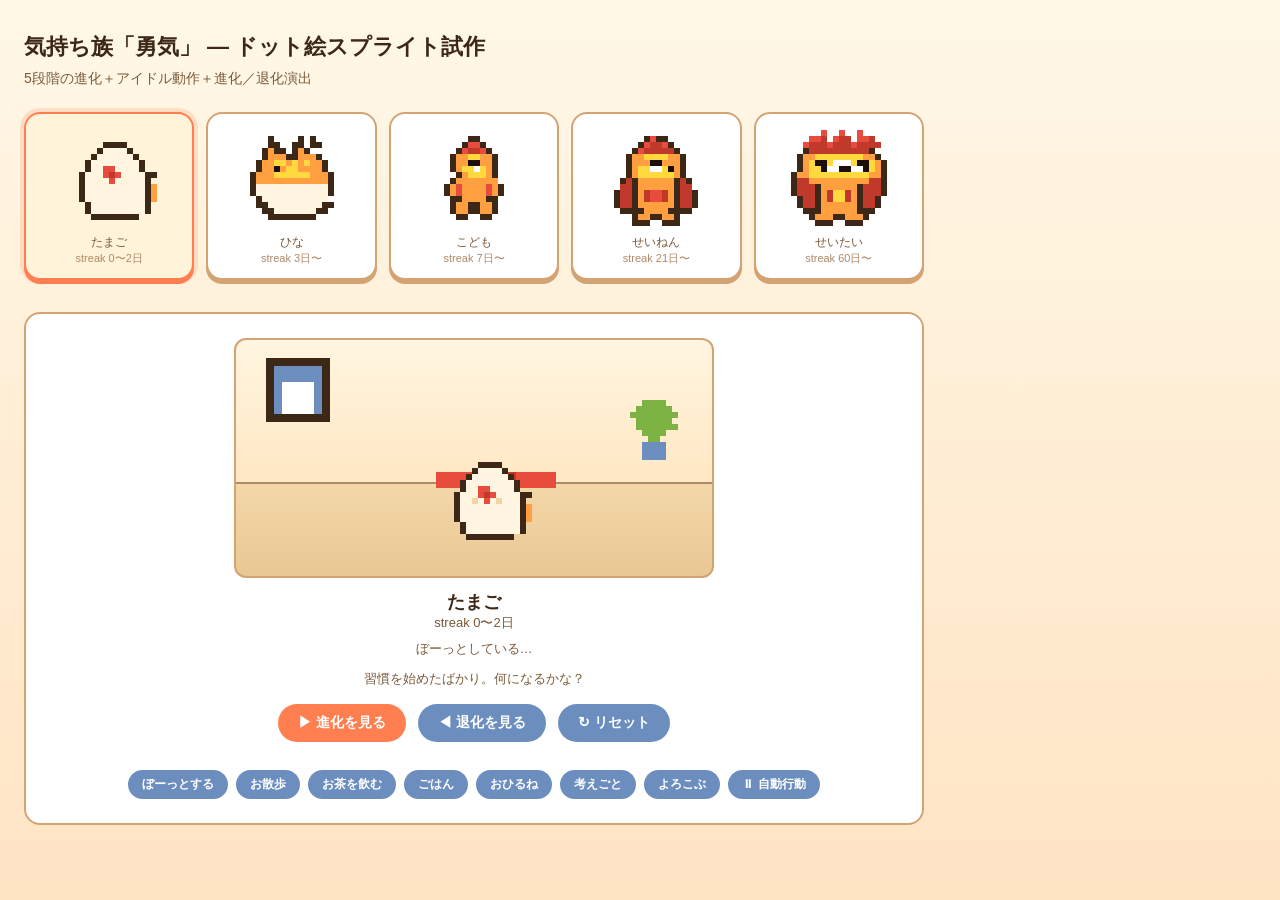
<file: static/sprite_preview.html>
<!DOCTYPE html>
<html lang="ja">
<head>
<meta charset="UTF-8">
<title>気持ち族 ドット絵プレビュー（勇気）</title>
<style>
  * { box-sizing: border-box; }
  body {
    margin: 0;
    font-family: -apple-system, BlinkMacSystemFont, "Hiragino Kaku Gothic ProN", sans-serif;
    background: linear-gradient(180deg, #fff8e7 0%, #ffe4c4 100%);
    color: #3d2817;
    min-height: 100vh;
    padding: 32px 24px;
  }
  h1 { margin: 0 0 8px; font-size: 22px; }
  .subtitle { color: #7a5a3a; margin-bottom: 24px; font-size: 14px; }
  .controls { margin: 16px 0 28px; display: flex; gap: 12px; flex-wrap: wrap; }
  button {
    background: #ff7f50; color: #fff; border: none;
    padding: 10px 20px; border-radius: 999px; cursor: pointer;
    font-weight: bold; font-size: 14px;
  }
  button:hover { background: #e6694a; }
  button.secondary { background: #6c8ebf; }
  button.secondary:hover { background: #5a7aa8; }

  .stage-row {
    display: grid; grid-template-columns: repeat(5, 1fr); gap: 12px;
    max-width: 900px;
  }
  .stage-card {
    background: #fff;
    border: 2px solid #d4a373;
    border-radius: 16px;
    padding: 16px 8px 12px;
    text-align: center;
    box-shadow: 0 4px 0 #d4a373;
  }
  .stage-card.active {
    background: #fff3d9;
    border-color: #ff7f50;
    box-shadow: 0 4px 0 #ff7f50, 0 0 0 4px rgba(255,127,80,0.2);
  }
  .stage-name { font-size: 12px; color: #7a5a3a; margin-top: 8px; }
  .stage-thresh { font-size: 11px; color: #b08968; }

  .sprite {
    width: 96px; height: 96px;
    margin: 0 auto;
    image-rendering: pixelated;
    image-rendering: crisp-edges;
    animation: idle-bob 1.6s ease-in-out infinite;
  }
  @keyframes idle-bob {
    0%, 100% { transform: translateY(0); }
    50%      { transform: translateY(-4px); }
  }
  .sprite.evolving {
    animation: evolve-jump 0.9s ease-out;
  }
  @keyframes evolve-jump {
    0%   { transform: translateY(0)    scale(1);   filter: brightness(1); }
    20%  { transform: translateY(-20px) scale(1.1); filter: brightness(1.5); }
    40%  { transform: translateY(0)    scale(0.9); filter: brightness(2) drop-shadow(0 0 10px #fff); }
    60%  { transform: translateY(-12px) scale(1.05); filter: brightness(1.5); }
    100% { transform: translateY(0)    scale(1);   filter: brightness(1); }
  }
  .sprite.devolving {
    animation: devolve-shrink 0.9s ease-out;
  }
  @keyframes devolve-shrink {
    0%   { transform: translateY(0) scale(1) rotate(0); filter: brightness(1); }
    30%  { transform: translateY(0) scale(0.85) rotate(-3deg); filter: brightness(0.7) saturate(0.5); }
    60%  { transform: translateY(0) scale(0.9)  rotate(3deg);  filter: brightness(0.7) saturate(0.5); }
    100% { transform: translateY(0) scale(1)   rotate(0); filter: brightness(1); }
  }

  .focus-display {
    margin-top: 32px;
    background: #fff;
    border: 2px solid #d4a373;
    border-radius: 16px;
    padding: 24px;
    max-width: 900px;
    text-align: center;
  }
  .focus-name { font-size: 18px; font-weight: bold; margin-top: 12px; }
  .focus-thresh { font-size: 13px; color: #7a5a3a; }
  .narration { color: #7a5a3a; margin: 12px 0; font-size: 13px; max-width: 600px; margin: 12px auto; }

  /* ====== 生活ハビタット ====== */
  .habitat {
    position: relative;
    width: 480px; height: 240px;
    margin: 0 auto;
    background:
      linear-gradient(180deg, #fff5e0 0%, #ffe8c4 60%, #f4d8a8 60%, #e8c794 100%);
    border: 2px solid #d4a373;
    border-radius: 12px;
    overflow: hidden;
  }
  .habitat::before {
    /* 床ライン */
    content: "";
    position: absolute;
    left: 0; right: 0; top: 60%;
    height: 2px;
    background: #b08968;
  }
  .habitat .room-prop {
    position: absolute;
    image-rendering: pixelated;
    image-rendering: crisp-edges;
  }
  .habitat .room-prop.window  { left: 30px;  top: 18px; }
  .habitat .room-prop.rug     { left: 200px; bottom: 28px; }
  .habitat .room-prop.plant   { right: 28px; top: 60px; }

  .character {
    position: absolute;
    left: 200px;
    bottom: 30px;
    width: 96px; height: 96px;
    image-rendering: pixelated;
    image-rendering: crisp-edges;
    transform-origin: 50% 100%;
    transition: left 1.6s linear, transform 0.3s;
  }
  .character.idle    { animation: c-idle 1.6s ease-in-out infinite; }
  .character.walk    { animation: c-walk 0.45s steps(2) infinite; }
  .character.tea     { animation: c-tea  1.4s ease-in-out infinite; }
  .character.sleep   { animation: c-sleep 3s ease-in-out infinite; }
  .character.happy   { animation: c-happy 0.5s ease-out infinite; }
  .character.think   { animation: c-think 2s ease-in-out infinite; }
  .character.flip    { transform: scaleX(-1); }
  .character.flip.walk    { animation: c-walk-flip 0.45s steps(2) infinite; }

  @keyframes c-idle  {
    0%, 100% { transform: translateY(0); }
    50%      { transform: translateY(-3px); }
  }
  @keyframes c-walk  {
    0%   { transform: translateY(0)    rotate(-1deg); }
    50%  { transform: translateY(-3px) rotate(1deg);  }
    100% { transform: translateY(0)    rotate(-1deg); }
  }
  @keyframes c-walk-flip  {
    0%   { transform: scaleX(-1) translateY(0)    rotate(1deg); }
    50%  { transform: scaleX(-1) translateY(-3px) rotate(-1deg);  }
    100% { transform: scaleX(-1) translateY(0)    rotate(1deg); }
  }
  @keyframes c-tea   {
    0%, 70%, 100% { transform: translateY(0); }
    80%, 90%      { transform: translateY(-1px) rotate(-2deg); }
  }
  @keyframes c-sleep {
    0%, 100% { transform: translateY(0)    rotate(0); }
    50%      { transform: translateY(-1px) rotate(2deg); }
  }
  @keyframes c-happy {
    0%, 100% { transform: translateY(0)   scale(1);   }
    50%      { transform: translateY(-12px) scale(1.05); }
  }
  @keyframes c-think {
    0%, 100% { transform: translateY(0); }
    50%      { transform: translateY(-2px); }
  }

  /* ====== プロップ（持ち物・装飾） ====== */
  .prop-overlay {
    position: absolute;
    pointer-events: none;
    image-rendering: pixelated;
    image-rendering: crisp-edges;
    transition: opacity 0.3s;
  }
  .prop-overlay.hidden { opacity: 0; }
  .prop-overlay.zzz {
    animation: zzz-float 2.5s ease-out infinite;
  }
  @keyframes zzz-float {
    0%   { transform: translate(0, 0)    scale(0.6); opacity: 0; }
    20%  { opacity: 1; }
    100% { transform: translate(20px, -50px) scale(1.1); opacity: 0; }
  }
  .prop-overlay.bubble {
    animation: bubble-pop 2s ease-in-out infinite;
  }
  @keyframes bubble-pop {
    0%, 100% { transform: scale(0.9); opacity: 0.7; }
    50%      { transform: scale(1.05); opacity: 1; }
  }
  .prop-overlay.sparkle {
    animation: sparkle 0.8s ease-in-out infinite;
  }
  @keyframes sparkle {
    0%, 100% { transform: scale(0.7) rotate(0); opacity: 0.5; }
    50%      { transform: scale(1.2) rotate(45deg); opacity: 1; }
  }

  .action-label {
    margin-top: 8px;
    font-size: 13px;
    color: #7a5a3a;
    min-height: 18px;
  }
  .action-controls { margin-top: 12px; display: flex; gap: 8px; flex-wrap: wrap; justify-content: center; }
  .action-controls button { padding: 6px 14px; font-size: 12px; background: #6c8ebf; }
  .action-controls button:hover { background: #5a7aa8; }
  .action-controls button.active { background: #ff7f50; }
</style>
</head>
<body>

<h1>気持ち族「勇気」 — ドット絵スプライト試作</h1>
<div class="subtitle">5段階の進化＋アイドル動作＋進化／退化演出</div>

<div class="stage-row" id="stageRow"></div>

<div class="focus-display">
  <div class="habitat" id="habitat">
    <div class="room-prop window" id="propWindow"></div>
    <div class="room-prop rug"    id="propRug"></div>
    <div class="room-prop plant"  id="propPlant"></div>
    <div class="character idle" id="character"></div>
    <div class="prop-overlay hidden" id="overlayCup"></div>
    <div class="prop-overlay hidden" id="overlayZzz"></div>
    <div class="prop-overlay hidden" id="overlayBubble"></div>
    <div class="prop-overlay hidden" id="overlaySparkle"></div>
    <div class="prop-overlay hidden" id="overlayFood"></div>
  </div>
  <div class="focus-name" id="focusName">たまご</div>
  <div class="focus-thresh" id="focusThresh">streak 0〜2日</div>
  <div class="action-label" id="actionLabel">ぼーっとしている…</div>
  <div class="narration" id="narration">習慣を始めたばかりの状態。何になるかな？</div>
  <div class="controls" style="justify-content:center">
    <button onclick="evolve()">▶ 進化を見る</button>
    <button class="secondary" onclick="devolve()">◀ 退化を見る</button>
    <button class="secondary" onclick="setStage(0)">↻ リセット</button>
  </div>
  <div class="action-controls">
    <button onclick="forceAction('idle')">ぼーっとする</button>
    <button onclick="forceAction('walk')">お散歩</button>
    <button onclick="forceAction('tea')">お茶を飲む</button>
    <button onclick="forceAction('eat')">ごはん</button>
    <button onclick="forceAction('sleep')">おひるね</button>
    <button onclick="forceAction('think')">考えごと</button>
    <button onclick="forceAction('happy')">よろこぶ</button>
    <button onclick="toggleAuto()" id="btnAuto">⏸ 自動行動</button>
  </div>
</div>

<script>
// ========= ドット絵データ（勇気系統 / 16x16） =========
// . : 透明  o : 輪郭(#3d2817)  c : クリーム(#fff5e0)
// r : 赤(#e74c3c)  R : 濃赤(#c0392b)  O : オレンジ(#ff9f40)
// y : 黄(#ffd93d)  k : 黒(#000)  w : 白(#fff)  s : 影(#d4a373)

const PALETTE = {
  '.': null,
  'o': '#3d2817',
  'c': '#fff5e0',
  'r': '#e74c3c',
  'R': '#c0392b',
  'O': '#ff9f40',
  'y': '#ffd93d',
  'k': '#1a0f0a',
  'w': '#ffffff',
  's': '#d4a373',
};

// ====== フレーム派生ヘルパー ======
// base sprite に小さなピクセル変更を適用して別フレームを生成する。
// changes: [[row, col, char], ...] の配列
function frame(base, changes) {
  return base.map((row, y) => {
    const cs = changes.filter(c => c[0] === y);
    if (!cs.length) return row;
    const arr = row.split('');
    cs.forEach(([_, x, ch]) => arr[x] = ch);
    return arr.join('');
  });
}

// ============= たまご =============
const EGG_A = [
  "................",
  "................",
  ".......oooo.....",
  "......occcco....",
  ".....occcccco...",
  "....occcccccco..",
  "....occcrcccco..",
  "...occccrrccccoo",
  "...occcrrrrccco.",
  "...occccrcccccoO",
  "...occccccccccoO",
  "...occccccccccoO",
  "....occccccccco.",
  "....occccccccco.",
  ".....oooooooo...",
  "................",
];
// 炎が揺らぐフレーム
const EGG_B = frame(EGG_A, [
  [6, 7, 'r'], [6, 8, 'r'],
  [7, 7, 'r'], [7, 8, 'R'], [7, 9, 'r'],
  [8, 6, '.'], [8, 7, 'c'], [8, 8, 'r'], [8, 9, 'c'], [8, 10, '.'],
  [9, 7, 'c'], [9, 8, 'c'], [9, 9, 'c'],
]);
// よろこぶ：殻にひびと光
const EGG_HAPPY_A = frame(EGG_A, [
  [5, 7, 'O'], [5, 9, 'O'],
  [9, 6, 'O'], [11, 9, 'O'],
]);
const EGG_HAPPY_B = frame(EGG_A, [
  [4, 6, 'y'], [4, 10, 'y'],
  [12, 6, 'y'], [12, 11, 'y'],
]);

// ============= ひな（殻が割れて顔が出てる） =============
const HINA_A = [
  "................",
  "....o....o.o....",
  "....oo..oo.oo...",
  "...oOoo.oOo.....",
  "...oOOOooOOOo...",
  "..oOOyyOyOyOOo..",
  "..oOykOyykkOOo..",
  ".oOOOyyyyyyOOOo.",
  ".oOOOOOOOOOOOOo.",
  ".occcccccccccco.",
  ".occcccccccccco.",
  "..occccccccccc..",
  "..oocccccccccoo.",
  "...oocccccccoo..",
  "....oooooooo....",
  "................",
];
// まばたき
const HINA_B = frame(HINA_A, [
  [6, 4, 'O'], [6, 9, 'O'], [6, 10, 'O'],
]);
// ぴょんと跳ねる（足が見える）
const HINA_WALK_A = frame(HINA_A, [
  [14, 4, '.'], [14, 11, '.'],
  [15, 5, 'o'], [15, 6, 'O'], [15, 9, 'O'], [15, 10, 'o'],
]);
const HINA_WALK_B = frame(HINA_A, [
  [13, 3, '.'], [13, 12, '.'],
  [14, 4, '.'], [14, 11, '.'],
  [15, 6, 'o'], [15, 9, 'o'],
]);
const HINA_HAPPY_A = frame(HINA_A, [
  // 翼を広げる左右
  [9, 0, 'o'], [9, 15, 'o'],
  [10, 0, 'o'], [10, 1, 'O'], [10, 14, 'O'], [10, 15, 'o'],
]);
const HINA_HAPPY_B = frame(HINA_A, [
  [8, 0, 'o'], [8, 15, 'o'],
  [9, 0, 'O'], [9, 15, 'O'],
]);
const HINA_SLEEP_A = frame(HINA_A, [
  [6, 4, 'O'], [6, 9, 'O'], [6, 10, 'O'],
  [6, 5, 'o'], [6, 11, 'o'],
]);

// ============= こども（直立した小さな勇者） =============
const CHILD_A = [
  "................",
  ".......oo.......",
  "......orro......",
  ".....orRRro.....",
  "....oOOyyOOo....",
  "....oOykkyOo....",
  "....oOyywyOo....",
  ".....oOyyyOo....",
  "....oOOOOOOOo...",
  "...oOrOOOOrOo...",
  "...oOrOOOOrOo...",
  "....ooOOOOoo....",
  "....oOOooOOo....",
  "....oOOooOOo....",
  ".....oo..oo.....",
  "................",
];
// 呼吸（瞬き＋微妙な肩の動き）
const CHILD_B = frame(CHILD_A, [
  [5, 6, 'O'], [5, 9, 'O'],   // まばたき
  [8, 3, '.'], [8, 12, '.'],  // 肩を内に
]);
// 歩く：足が前後にひらく
const CHILD_WALK_A = frame(CHILD_A, [
  [12, 7, '.'], [12, 8, '.'],
  [13, 4, '.'], [13, 11, '.'],
  [14, 5, '.'], [14, 6, 'o'], [14, 9, 'o'], [14, 10, '.'],
]);
const CHILD_WALK_B = frame(CHILD_A, [
  [13, 4, '.'], [13, 5, 'o'], [13, 11, '.'], [13, 10, 'o'],
  [14, 5, '.'], [14, 6, 'o'], [14, 7, 'o'], [14, 8, 'o'], [14, 9, 'o'], [14, 10, '.'],
]);
// お茶：腕を上げる→口元へ
const CHILD_TEA_A = frame(CHILD_A, [
  [9, 12, 'O'], [9, 13, 'O'],
  [10, 12, 'O'], [10, 13, 'O'],
]);
const CHILD_TEA_B = frame(CHILD_A, [
  [4, 12, 'O'], [4, 13, 'O'],
  [5, 11, 'O'], [5, 12, 'O'], [5, 13, 'O'],
  [6, 11, 'O'], [6, 12, 'O'],
  [9, 11, '.'], [9, 12, '.'],
  [10, 11, '.'], [10, 12, '.'],
]);
// ごはん：両手を前に
const CHILD_EAT_A = frame(CHILD_A, [
  [9, 11, 'O'], [9, 12, 'O'],
  [10, 11, 'O'], [10, 12, 'O'],
  [9, 3, 'O'], [9, 4, 'O'],
  [10, 3, 'O'], [10, 4, 'O'],
]);
const CHILD_EAT_B = frame(CHILD_A, [
  [6, 5, 'O'], [6, 6, 'O'],   // 口に運ぶ
  [9, 11, 'O'], [9, 12, 'O'],
  [10, 11, 'O'], [10, 12, 'O'],
]);
// おひるね：座って目を閉じる
const CHILD_SLEEP_A = [
  "................",
  "................",
  "................",
  "................",
  "......oo........",
  ".....orro.......",
  ".....orRRro.....",
  "....oOOOOOOo....",
  "...oOykkyOOOo...",
  "...oOykkyOOOo...",
  "...oOOOOOOOOo...",
  "..oOrOOOOOOrOo..",
  "..oOOOOOOOOOOo..",
  "..ooooooooooooo.",
  "...oOOoooooOOo..",
  "....ooo..ooo....",
];
const CHILD_SLEEP_B = frame(CHILD_SLEEP_A, [
  [11, 3, '.'], [11, 12, '.'],
  [12, 2, '.'], [12, 13, '.'],
]);
// よろこぶ：着地→ジャンプ
const CHILD_HAPPY_A = frame(CHILD_A, [
  // 手を広げる
  [9, 1, 'o'], [9, 2, 'O'], [9, 3, 'O'],
  [9, 12, 'O'], [9, 13, 'O'], [9, 14, 'o'],
]);
const CHILD_HAPPY_B = [
  ".......oo.......",
  "......orro......",
  ".....orRRro.....",
  "....oOOyyOOo....",
  "....oOyOOyOo....",  // 目がキラキラ
  "....oOyywyOo....",
  ".....oOyyyOo....",
  "..ooOOOOOOOOOoo.",  // 手を真上に
  "..oOoOOOOOOoOOo.",
  "...oOrOOOOrOo...",
  "...oOrOOOOrOo...",
  "....ooOOOOoo....",
  "....oOOooOOo....",
  ".....oo..oo.....",
  "................",
  "................",
];
// 考えごと
const CHILD_THINK_A = frame(CHILD_A, [
  [5, 6, 'O'], [5, 9, 'O'],
]);
const CHILD_THINK_B = frame(CHILD_A, [
  [3, 5, 'r'], [3, 11, '.'],   // 頭をかしげる
  [3, 4, '.'], [3, 12, '.'],
]);

// ============= せいねん（マントを纏った勇者） =============
const YOUTH_A = [
  "................",
  "......oroo......",
  ".....orRRro.....",
  "....orRRRRRo....",
  "...oOOyyyyOOo...",
  "...oOykkkkyOo...",
  "...oOyywwykOo...",
  "...oOyyyyyyOo...",
  "..oRoOOOOOOoRo..",
  ".oRRoOOOOOOoRRo.",
  ".oRRoORrrROoRRo.",
  ".oRRoORrrROoRRo.",
  ".oRRoOOOOOOoRRo.",
  "..ooooOOOOoooo..",
  "....oOOooOOo....",
  "....ooo..ooo....",
];
const YOUTH_B = frame(YOUTH_A, [
  [5, 5, 'O'], [5, 6, 'O'], [5, 9, 'O'], [5, 10, 'O'],   // 瞬き
  [9, 1, '.'], [9, 14, '.'],   // マントが揺れる
]);
const YOUTH_WALK_A = frame(YOUTH_A, [
  [14, 7, '.'], [14, 8, '.'],
  [15, 4, '.'], [15, 5, 'o'], [15, 6, 'o'], [15, 9, 'o'], [15, 10, 'o'], [15, 11, '.'],
]);
const YOUTH_WALK_B = frame(YOUTH_A, [
  [15, 5, '.'], [15, 6, 'o'], [15, 7, 'o'], [15, 8, 'o'], [15, 9, 'o'], [15, 10, '.'],
]);
const YOUTH_TEA_A = frame(YOUTH_A, [
  [8, 13, 'O'], [9, 14, 'O'],
]);
const YOUTH_TEA_B = frame(YOUTH_A, [
  [4, 13, 'O'], [4, 14, 'O'],
  [5, 12, 'O'], [5, 13, 'O'],
]);
const YOUTH_HAPPY_A = frame(YOUTH_A, [
  [8, 0, 'o'], [8, 15, 'o'],
  [9, 0, 'R'], [9, 15, 'R'],
]);
const YOUTH_HAPPY_B = frame(YOUTH_A, [
  // 上下にぴょん（転写）
  [13, 4, 'O'], [13, 11, 'O'],
]);
const YOUTH_SLEEP_A = frame(YOUTH_A, [
  [5, 4, 'O'], [5, 5, 'O'], [5, 6, 'O'], [5, 9, 'O'], [5, 10, 'O'], [5, 11, 'O'],
]);

// ============= せいたい（炎の冠を被った完全体） =============
const ADULT_A = [
  "....r..r..r.....",
  "...rrR.rR.rrR...",
  "...rRRrRRrRRR...",
  "..oRRRRRRRRRRo..",
  ".oOOyyyyyyyyOOo.",
  ".oOykkywwwykkyOo",
  ".oOyykwwkkwwkyOo",
  "oOOyyyyyyyyyyOOo",
  "oRROOOOOOOOOORRo",
  "oRRRoOOOOOOoRRRo",
  "oRRRoORyyROoRRRo",
  ".oRRoORyyROoRRo.",
  ".oRRoOOOOOOoRRo.",
  "..oooOOOOOOooo..",
  "...oOOOooOOOo...",
  "....ooo..ooo....",
];
// 炎の冠が揺らぐ
const ADULT_B = [
  ".....r..r..r....",
  "...rrR.rRR.rrR..",
  "..rRRRrRRRrRRRR.",
  "..oRRRRRRRRRRo..",
  ".oOOyyyyyyyyOOo.",
  ".oOykkywwwykkyOo",
  ".oOyykwwkkwwkyOo",
  "oOOyyyyyyyyyyOOo",
  "oRROOOOOOOOOORRo",
  "oRRRoOOOOOOoRRRo",
  "oRRRoORyyROoRRRo",
  ".oRRoORyyROoRRo.",
  ".oRRoOOOOOOoRRo.",
  "..oooOOOOOOooo..",
  "...oOOOooOOOo...",
  "....ooo..ooo....",
];
const ADULT_WALK_A = frame(ADULT_A, [
  [15, 7, '.'], [15, 8, '.'],
]);
const ADULT_WALK_B = frame(ADULT_A, [
  [14, 7, '.'], [14, 8, '.'],
  [15, 4, '.'], [15, 5, 'o'], [15, 10, 'o'], [15, 11, '.'],
]);
const ADULT_TEA_A = frame(ADULT_A, [
  [9, 14, 'O'], [10, 14, 'O'],
]);
const ADULT_TEA_B = frame(ADULT_A, [
  [4, 13, 'y'], [4, 14, 'O'],
  [5, 12, 'O'], [5, 13, 'O'], [5, 14, 'O'],
]);
const ADULT_HAPPY_A = frame(ADULT_B, [
  [4, 1, 'y'], [4, 14, 'y'],
]);
const ADULT_HAPPY_B = frame(ADULT_A, [
  [4, 1, 'y'], [4, 14, 'y'],
  [7, 0, 'y'], [7, 15, 'y'],
]);
const ADULT_SLEEP_A = frame(ADULT_A, [
  [5, 4, 'O'], [5, 5, 'O'], [5, 6, 'O'], [5, 9, 'O'], [5, 10, 'O'], [5, 11, 'O'],
]);

// ============= スプライト辞書 =============
const SPRITES = {
  egg: {
    idle:  [EGG_A, EGG_B],
    happy: [EGG_HAPPY_A, EGG_HAPPY_B],
    think: [EGG_A, EGG_B],
  },
  hina: {
    idle:  [HINA_A, HINA_B],
    walk:  [HINA_WALK_A, HINA_WALK_B],
    happy: [HINA_HAPPY_A, HINA_HAPPY_B],
    sleep: [HINA_SLEEP_A, HINA_SLEEP_A],
    think: [HINA_A, HINA_B],
  },
  child: {
    idle:  [CHILD_A, CHILD_B],
    walk:  [CHILD_WALK_A, CHILD_WALK_B],
    tea:   [CHILD_TEA_A, CHILD_TEA_B],
    eat:   [CHILD_EAT_A, CHILD_EAT_B],
    sleep: [CHILD_SLEEP_A, CHILD_SLEEP_B],
    think: [CHILD_THINK_A, CHILD_THINK_B],
    happy: [CHILD_HAPPY_A, CHILD_HAPPY_B],
  },
  youth: {
    idle:  [YOUTH_A, YOUTH_B],
    walk:  [YOUTH_WALK_A, YOUTH_WALK_B],
    tea:   [YOUTH_TEA_A, YOUTH_TEA_B],
    eat:   [YOUTH_TEA_A, YOUTH_TEA_B],
    sleep: [YOUTH_SLEEP_A, YOUTH_SLEEP_A],
    think: [YOUTH_A, YOUTH_B],
    happy: [YOUTH_HAPPY_A, YOUTH_HAPPY_B],
  },
  adult: {
    idle:  [ADULT_A, ADULT_B],
    walk:  [ADULT_WALK_A, ADULT_WALK_B],
    tea:   [ADULT_TEA_A, ADULT_TEA_B],
    eat:   [ADULT_TEA_A, ADULT_TEA_B],
    sleep: [ADULT_SLEEP_A, ADULT_SLEEP_A],
    think: [ADULT_A, ADULT_B],
    happy: [ADULT_HAPPY_A, ADULT_HAPPY_B],
  },
};

const STAGES = [
  { key: 'egg',   name: 'たまご',   thresh: 'streak 0〜2日',  story: '習慣を始めたばかり。何になるかな？' },
  { key: 'hina',  name: 'ひな',     thresh: 'streak 3日〜',   story: '殻を破った！はじめての一歩を踏み出した。' },
  { key: 'child', name: 'こども',   thresh: 'streak 7日〜',   story: '1週間の壁を越えた証。立ち上がる勇気が芽生えた。' },
  { key: 'youth', name: 'せいねん', thresh: 'streak 21日〜',  story: 'マントをまとった。困難に立ち向かう勇者へ。' },
  { key: 'adult', name: 'せいたい', thresh: 'streak 60日〜',  story: '炎の冠を戴いた完全体。あなたを照らす相棒。' },
];

// ========== ルーム小物（ピクセル絵） ==========
const PROP_WINDOW = [
  "oooooooo",
  "obbbbbbo",
  "obbbbbbo",
  "obwwwwbo",
  "obwwwwbo",
  "obwwwwbo",
  "obwwwwbo",
  "oooooooo",
];
const PROP_RUG = [
  "................",
  "rrrrrRRRRRrrrrr.",
  "rrrrrRRRRRrrrrr.",
  "................",
];
const PROP_PLANT = [
  "...gggg...",
  "..gggggg..",
  ".gggggggg.",
  "..gggggg..",
  "..ggggggg.",
  "...gggg...",
  "....gg....",
  "...bbbb...",
  "...bbbb...",
  "...bbbb...",
];
// パレット拡張
PALETTE['b'] = '#6c8ebf'; // 窓のブルー
PALETTE['g'] = '#7cb342'; // 緑（葉）
PALETTE['p'] = '#b08968'; // 茶（持ち手・パン）
PALETTE['t'] = '#d4a373'; // 木目
PALETTE['n'] = '#8b6f47'; // 焦げ茶
PALETTE['G'] = '#c0c0c0'; // 銀（湯気）
PALETTE['B'] = '#e6694a'; // バブル赤
PALETTE['Y'] = '#fff176'; // ライトイエロー
PALETTE['Z'] = '#5a7aa8'; // Z'sの色

const PROP_CUP = [
  ".G..G..G.....",
  "G..G..G..G...",
  ".G..G..G.....",
  "tttttttttttt.",
  "tppppppppppt.",
  "tpwwwwwwwwpt.",
  "tpwwwwwwwwpt.",
  "tppppppppppp.",
  "ttttttttttt..",
];
const PROP_ZZZ = [
  "....ZZZZ....",
  "......ZZ....",
  "....ZZ......",
  "..ZZZZZZ....",
  "............",
  "..ZZZZZZ....",
  "....ZZZ.....",
  "..ZZZ.......",
  "..ZZZZZZ....",
  "............",
  "ZZZZZZ......",
  "...ZZ.......",
  "..ZZ........",
  ".ZZZZZZ.....",
];
const PROP_BUBBLE = [
  "..oooooooo..",
  ".oBBBBBBBBo.",
  "oBBBBBBBBBBo",
  "oBBoooBBBBBo",
  "oBBoBoBBBBBo",
  "oBBBBoBBBBBo",
  "oBBBoBBBBBBo",
  "oBBBoBBBBBBo",
  "oBBBBBBBBBBo",
  "oBBoBBBBBBBo",
  "oBBoBBBBBBBo",
  ".oBBBBBBBBo.",
  "..oooooooo..",
  "...oo.......",
  "..oo........",
  "..o.........",
];
const PROP_SPARKLE = [
  "....yy....",
  "...yyyy...",
  "..yywwyy..",
  "yyyywwyyyy",
  "yywwwwwwyy",
  "yywwwwwwyy",
  "yyyywwyyyy",
  "..yywwyy..",
  "...yyyy...",
  "....yy....",
];
PALETTE['y'] = '#ffd93d';
const PROP_ONIGIRI = [
  "....nnnn....",
  "...nnnnnn...",
  "..nwwwwwwn..",
  ".wwwwwwwwww.",
  "wwwwwwwwwwww",
  "wwwwwwwwwwww",
  "wwwwwwwwwwww",
  "nnnnnnnnnnnn",
  "nnnnnnnnnnnn",
];

// ========== レンダリング ==========
function renderSprite(data, size = 96) {
  const h = data.length, w = data[0].length;
  const px = size / Math.max(w, h);
  const svg = [`<svg xmlns="http://www.w3.org/2000/svg" viewBox="0 0 ${w} ${h}" width="${size}" height="${size}" shape-rendering="crispEdges">`];
  for (let y = 0; y < h; y++) {
    const row = data[y] || '';
    for (let x = 0; x < w; x++) {
      const ch = row[x] || '.';
      const color = PALETTE[ch];
      if (color) svg.push(`<rect x="${x}" y="${y}" width="1" height="1" fill="${color}"/>`);
    }
  }
  svg.push('</svg>');
  return svg.join('');
}

function buildStageCards() {
  const row = document.getElementById('stageRow');
  row.innerHTML = STAGES.map((s, i) => `
    <div class="stage-card" data-idx="${i}" onclick="setStage(${i})">
      <div class="sprite" id="card-${s.key}">${renderSprite(SPRITES[s.key].idle[0], 96)}</div>
      <div class="stage-name">${s.name}</div>
      <div class="stage-thresh">${s.thresh}</div>
    </div>
  `).join('');
  // カードもアイドル2フレームで生きてる感を出す
  let cardFrame = 0;
  setInterval(() => {
    cardFrame = (cardFrame + 1) % 2;
    STAGES.forEach(s => {
      const el = document.getElementById('card-' + s.key);
      if (el) el.innerHTML = renderSprite(SPRITES[s.key].idle[cardFrame], 96);
    });
  }, 600);
}

// ========== ハビタットへの小物配置 ==========
document.getElementById('propWindow').innerHTML = renderSprite(PROP_WINDOW, 64);
document.getElementById('propRug').innerHTML    = renderSprite(PROP_RUG, 128);
document.getElementById('propPlant').innerHTML  = renderSprite(PROP_PLANT, 60);
document.getElementById('overlayCup').innerHTML     = renderSprite(PROP_CUP, 48);
document.getElementById('overlayZzz').innerHTML     = renderSprite(PROP_ZZZ, 48);
document.getElementById('overlayBubble').innerHTML  = renderSprite(PROP_BUBBLE, 48);
document.getElementById('overlaySparkle').innerHTML = renderSprite(PROP_SPARKLE, 32);
document.getElementById('overlayFood').innerHTML    = renderSprite(PROP_ONIGIRI, 36);

// ========== 状態管理 ==========
let currentStage = 0;
let currentAction = 'idle';
let autoMode = true;
let autoTimer = null;
let charPos = 200;  // 横位置 (px)
let charDir = 1;    // 1=右向き, -1=左向き

function setStage(idx, animClass) {
  currentStage = Math.max(0, Math.min(STAGES.length - 1, idx));
  const s = STAGES[currentStage];
  const ch = document.getElementById('character');
  if (animClass) {
    ch.classList.add(animClass);
    setTimeout(() => ch.classList.remove(animClass), 900);
  }
  document.getElementById('focusName').textContent = s.name;
  document.getElementById('focusThresh').textContent = s.thresh;
  document.getElementById('narration').textContent = s.story;
  document.querySelectorAll('.stage-card').forEach((c, i) => {
    c.classList.toggle('active', i === currentStage);
  });
  // 現在のアクションを再適用してフレーム差し替え
  setAction(currentAction || 'idle');
}

function evolve() {
  if (currentStage >= STAGES.length - 1) return;
  setStage(currentStage + 1);
  setAction('happy', 'うれしくて進化した！');
  // 進化アニメ
  const ch = document.getElementById('character');
  ch.classList.add('evolving');
  setTimeout(() => ch.classList.remove('evolving'), 900);
}
function devolve() {
  if (currentStage <= 0) return;
  setStage(currentStage - 1);
  setAction('think', 'すこし元気がない…');
  const ch = document.getElementById('character');
  ch.classList.add('devolving');
  setTimeout(() => ch.classList.remove('devolving'), 900);
}

// ========== アクションシステム ==========
const ACTION_LABELS = {
  idle:  'ぼーっとしている…',
  walk:  'お散歩中',
  tea:   'お茶を飲んでいる',
  eat:   'ごはんを食べている',
  sleep: 'おひるね中…',
  think: '考えごと中',
  happy: 'うれしそう！',
};

function hideAllOverlays() {
  ['overlayCup','overlayZzz','overlayBubble','overlaySparkle','overlayFood'].forEach(id => {
    document.getElementById(id).classList.add('hidden');
  });
}

function showOverlay(id, x, y, animClass) {
  const el = document.getElementById(id);
  el.classList.remove('hidden');
  el.style.left = x + 'px';
  el.style.top  = y + 'px';
  el.className = 'prop-overlay' + (animClass ? ' ' + animClass : '');
}

let frameTimer = null;

function startFrameLoop(stageKey, action) {
  if (frameTimer) { clearInterval(frameTimer); frameTimer = null; }
  const set = SPRITES[stageKey];
  const frames = (set && set[action]) || (set && set.idle) || [];
  if (!frames.length) return;
  const ch = document.getElementById('character');
  let idx = 0;
  ch.innerHTML = renderSprite(frames[0], 96);
  if (frames.length > 1) {
    // 行動ごとに切替速度を変える
    const speed = action === 'walk'  ? 220
                : action === 'happy' ? 200
                : action === 'tea'   ? 600
                : action === 'eat'   ? 400
                : action === 'sleep' ? 1100
                : action === 'think' ? 700
                : 600;  // idle
    frameTimer = setInterval(() => {
      idx = (idx + 1) % frames.length;
      ch.innerHTML = renderSprite(frames[idx], 96);
    }, speed);
  }
}

function setAction(action, label) {
  currentAction = action;
  const ch = document.getElementById('character');
  ch.className = 'character ' + action + (charDir === -1 ? ' flip' : '');
  document.getElementById('actionLabel').textContent = label || ACTION_LABELS[action] || '';
  hideAllOverlays();

  const stageKey = STAGES[currentStage].key;
  startFrameLoop(stageKey, action);

  const charBottom = 30;
  const charLeft = charPos;

  switch (action) {
    case 'walk': {
      const target = 50 + Math.random() * 350;
      ch.style.transitionDuration = (Math.abs(target - charPos) / 60) + 's';
      charDir = target > charPos ? 1 : -1;
      ch.className = 'character walk' + (charDir === -1 ? ' flip' : '');
      charPos = target;
      ch.style.left = charPos + 'px';
      break;
    }
    case 'tea':
      showOverlay('overlayCup', charLeft + 70, 240 - charBottom - 60, 'bubble');
      break;
    case 'eat':
      showOverlay('overlayFood', charLeft + 60, 240 - charBottom - 50);
      break;
    case 'sleep':
      showOverlay('overlayZzz', charLeft + 70, 240 - charBottom - 90, 'zzz');
      break;
    case 'think':
      showOverlay('overlayBubble', charLeft + 60, 240 - charBottom - 110, 'bubble');
      break;
    case 'happy':
      showOverlay('overlaySparkle', charLeft + 80, 240 - charBottom - 80, 'sparkle');
      break;
  }
}

function forceAction(action) {
  autoMode = false;
  document.getElementById('btnAuto').textContent = '▶ 自動行動';
  setAction(action);
}

function toggleAuto() {
  autoMode = !autoMode;
  document.getElementById('btnAuto').textContent = autoMode ? '⏸ 自動行動' : '▶ 自動行動';
  if (autoMode) scheduleNext();
}

// ステージ別の「できる行動」
function availableActions() {
  if (currentStage === 0) return ['idle', 'idle', 'happy', 'think']; // たまごは動けない
  if (currentStage === 1) return ['idle', 'walk', 'happy', 'think', 'sleep'];
  return ['idle', 'walk', 'walk', 'tea', 'eat', 'sleep', 'think', 'happy'];
}

function scheduleNext() {
  if (autoTimer) clearTimeout(autoTimer);
  if (!autoMode) return;
  // 行動の持続時間
  const duration = currentAction === 'walk'  ? 3000
                 : currentAction === 'sleep' ? 5000
                 : currentAction === 'tea'   ? 4000
                 : currentAction === 'eat'   ? 4000
                 : currentAction === 'think' ? 3500
                 : currentAction === 'happy' ? 1500
                 : 2500;
  autoTimer = setTimeout(() => {
    if (!autoMode) return;
    const pool = availableActions();
    let next = pool[Math.floor(Math.random() * pool.length)];
    // 同じ行動が続かないように軽く回避
    if (next === currentAction && Math.random() < 0.6) {
      next = pool[Math.floor(Math.random() * pool.length)];
    }
    setAction(next);
    scheduleNext();
  }, duration);
}

buildStageCards();
setStage(0);
setAction('idle');
scheduleNext();
</script>
</body>
</html>
</file>
